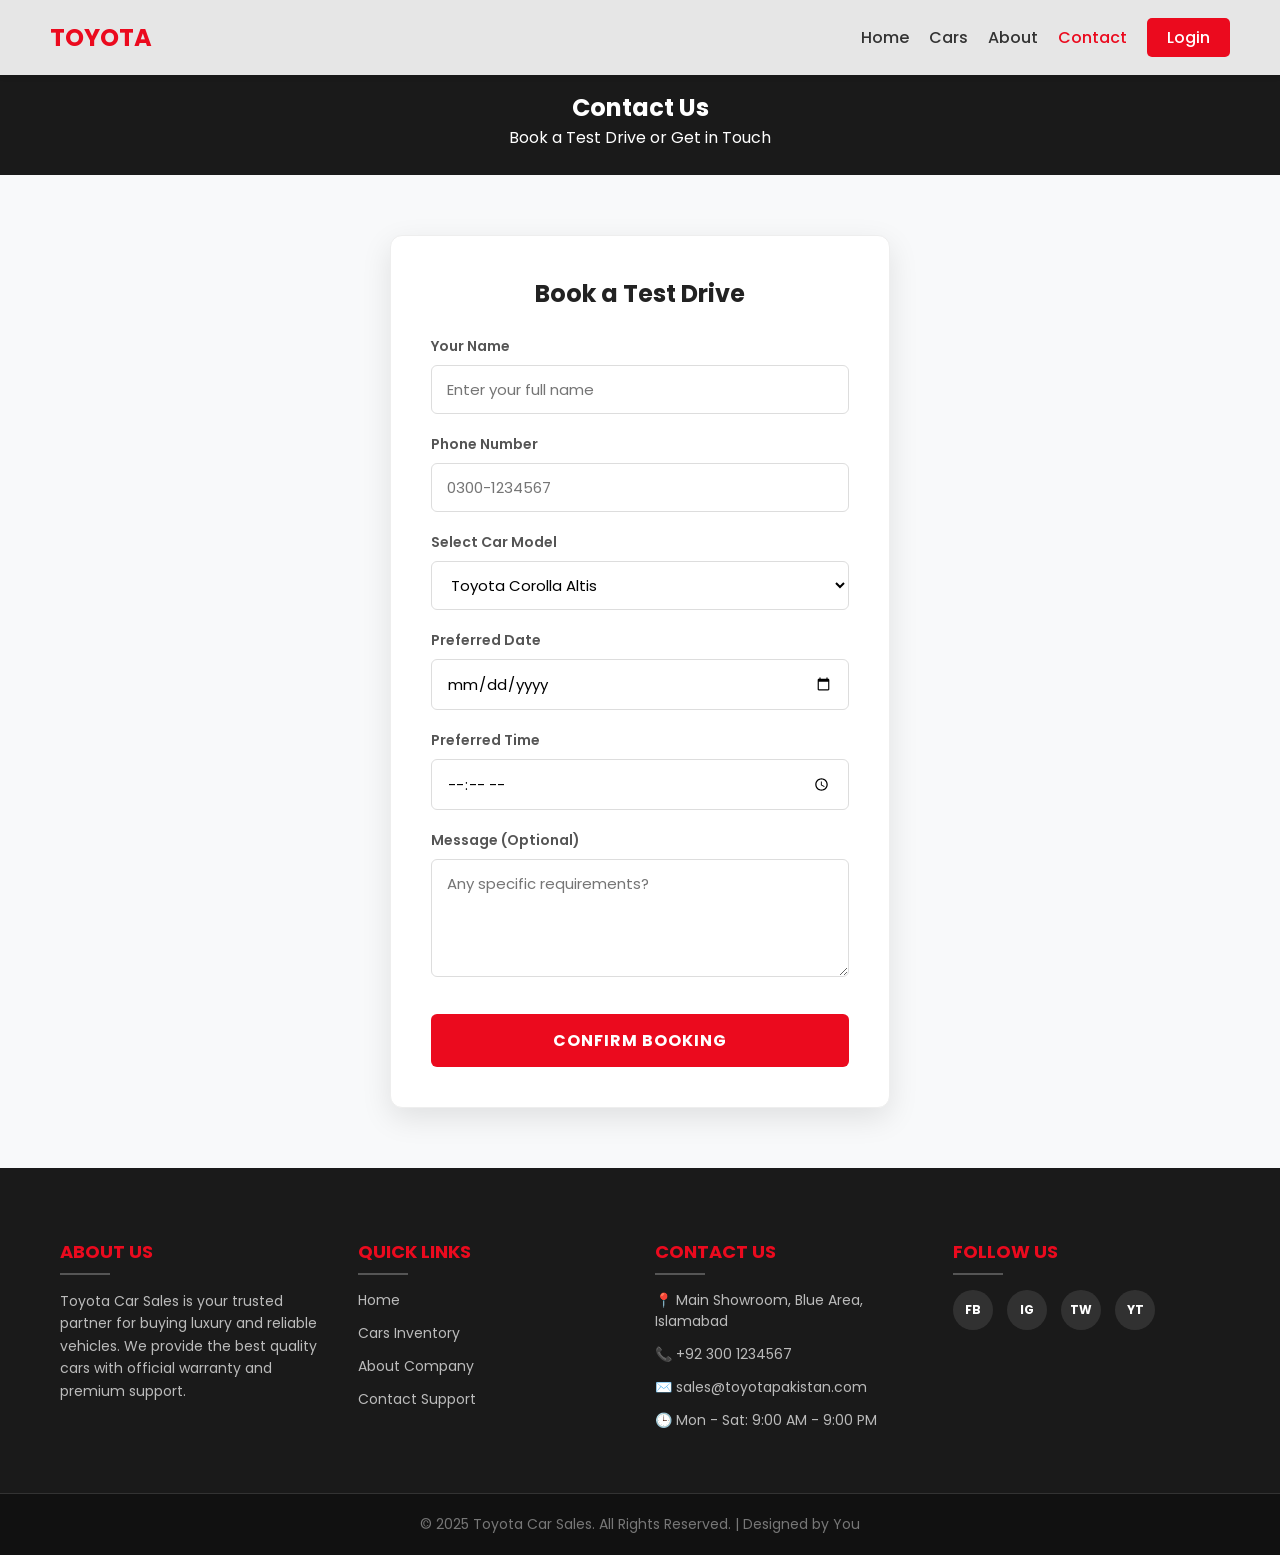
<file: contact.html>
<!DOCTYPE html>
<html lang="en">
<head>
    <meta charset="UTF-8">
    <meta name="viewport" content="width=device-width, initial-scale=1.0">
    <title>Contact & Booking - Toyota Sales</title>
    <link rel="stylesheet" href="style.css">
    <link href="https://fonts.googleapis.com/css2?family=Poppins:wght@300;400;600;700&display=swap" rel="stylesheet">
</head>
<body>

    <header>
        <div class="logo">TOYOTA</div>
        <nav>
            <ul>
                <li><a href="index.html">Home</a></li>
                <li><a href="cars.html">Cars</a></li>
                <li><a href="about.html">About</a></li>
                <li><a href="contact.html" class="active">Contact</a></li>
                <li><a href="login.html" class="btn-contact">Login</a></li>
            </ul>
        </nav>
    </header>

    <section class="page-header">
        <h1>Contact Us</h1>
        <p>Book a Test Drive or Get in Touch</p>
    </section>

    <section class="form-section">
        <div class="form-container">
            <h2>Book a Test Drive</h2>
            
            <form id="bookingForm" onsubmit="submitForm(event)">
                
                <div class="input-group">
                    <label>Your Name</label>
                    <input type="text" id="customer-name" placeholder="Enter your full name" required>
                </div>

                <div class="input-group">
                    <label>Phone Number</label>
                    <input type="tel" id="customer-phone" placeholder="0300-1234567" required>
                </div>

                <div class="input-group">
                    <label>Select Car Model</label>
                    <select class="custom-select" id="car-select">
                        <option>Toyota Corolla Altis</option>
                        <option>Toyota Yaris</option>
                        <option>Toyota Fortuner</option>
                        <option>Toyota Hilux Revo</option>
                        <option>Toyota Land Cruiser</option>
                        <option>Toyota Camry</option>
                        <option>Toyota Prius</option>
                        <option>Toyota Supra</option>
                        <option>Toyota Crown</option>
                    </select>
                </div>

                <div class="input-group">
                    <label>Preferred Date</label>
                    <input type="date" id="booking-date" required>
                </div>

                <div class="input-group">
                    <label>Preferred Time</label>
                    <input type="time" id="booking-time" required>
                </div>

                <div class="input-group">
                    <label>Message (Optional)</label>
                    <textarea rows="4" placeholder="Any specific requirements?"></textarea>
                </div>

                <button type="submit" class="btn-form">Confirm Booking</button>
            </form>
            </div>
    </section>

    <footer class="footer">
        <div class="footer-container">
            <div class="footer-row">
                
                <div class="footer-col">
                    <h3>About Us</h3>
                    <p>Toyota Car Sales is your trusted partner for buying luxury and reliable vehicles. We provide the best quality cars with official warranty and premium support.</p>
                </div>

                <div class="footer-col">
                    <h3>Quick Links</h3>
                    <ul>
                        <li><a href="index.html">Home</a></li>
                        <li><a href="cars.html">Cars Inventory</a></li>
                        <li><a href="about.html">About Company</a></li>
                        <li><a href="contact.html">Contact Support</a></li>
                    </ul>
                </div>

                <div class="footer-col">
                    <h3>Contact Us</h3>
                    <ul>
                        <li>📍 Main Showroom, Blue Area, Islamabad</li>
                        <li>📞 +92 300 1234567</li>
                        <li>✉️ sales@toyotapakistan.com</li>
                        <li>🕒 Mon - Sat: 9:00 AM - 9:00 PM</li>
                    </ul>
                </div>

                <div class="footer-col">
                    <h3>Follow Us</h3>
                    <div class="social-links">
                        <a href="#">FB</a>
                        <a href="#">IG</a>
                        <a href="#">TW</a>
                        <a href="#">YT</a>
                    </div>
                </div>

            </div>
        </div>

        <div class="footer-bottom">
            <p>&copy; 2025 Toyota Car Sales. All Rights Reserved. | Designed by You</p>
        </div>
    </footer>

    <script>
        // 1. Form Submit Hone Par Message Show Karna
        function submitForm(event) {
            event.preventDefault(); // Page reload hone se rokta hai

            // Values uthana HTML inputs se
            var name = document.getElementById("customer-name").value;
            var car = document.getElementById("car-select").value;
            var date = document.getElementById("booking-date").value;
            var time = document.getElementById("booking-time").value;

            // Message banana
            var message = "✅ Booking Request Sent!\n\n" +
                          "👤 Name: " + name + "\n" +
                          "🚗 Car: " + car + "\n" +
                          "📅 Date: " + date + "\n" +
                          "⏰ Time: " + time + "\n\n" +
                          "We will contact you shortly to confirm your slot.";

            // Popup show karna
            alert(message);

            // Form ko wapis khali karna
            document.getElementById("bookingForm").reset();
        }

        // 2. Agar koi Details Page se click kar ke aya hai to Car Auto-Select karna
        window.onload = function() {
            const urlParams = new URLSearchParams(window.location.search);
            const carName = urlParams.get('car'); // URL se car ka naam uthana
            
            if(carName) {
                const selectBox = document.getElementById('car-select');
                // Dropdown me wo car dhoond kar select karna
                for(let i=0; i < selectBox.options.length; i++) {
                    if(selectBox.options[i].text.includes(carName)) {
                        selectBox.selectedIndex = i;
                        break;
                    }
                }
            }
        }
    </script>

</body>
</html>
</file>
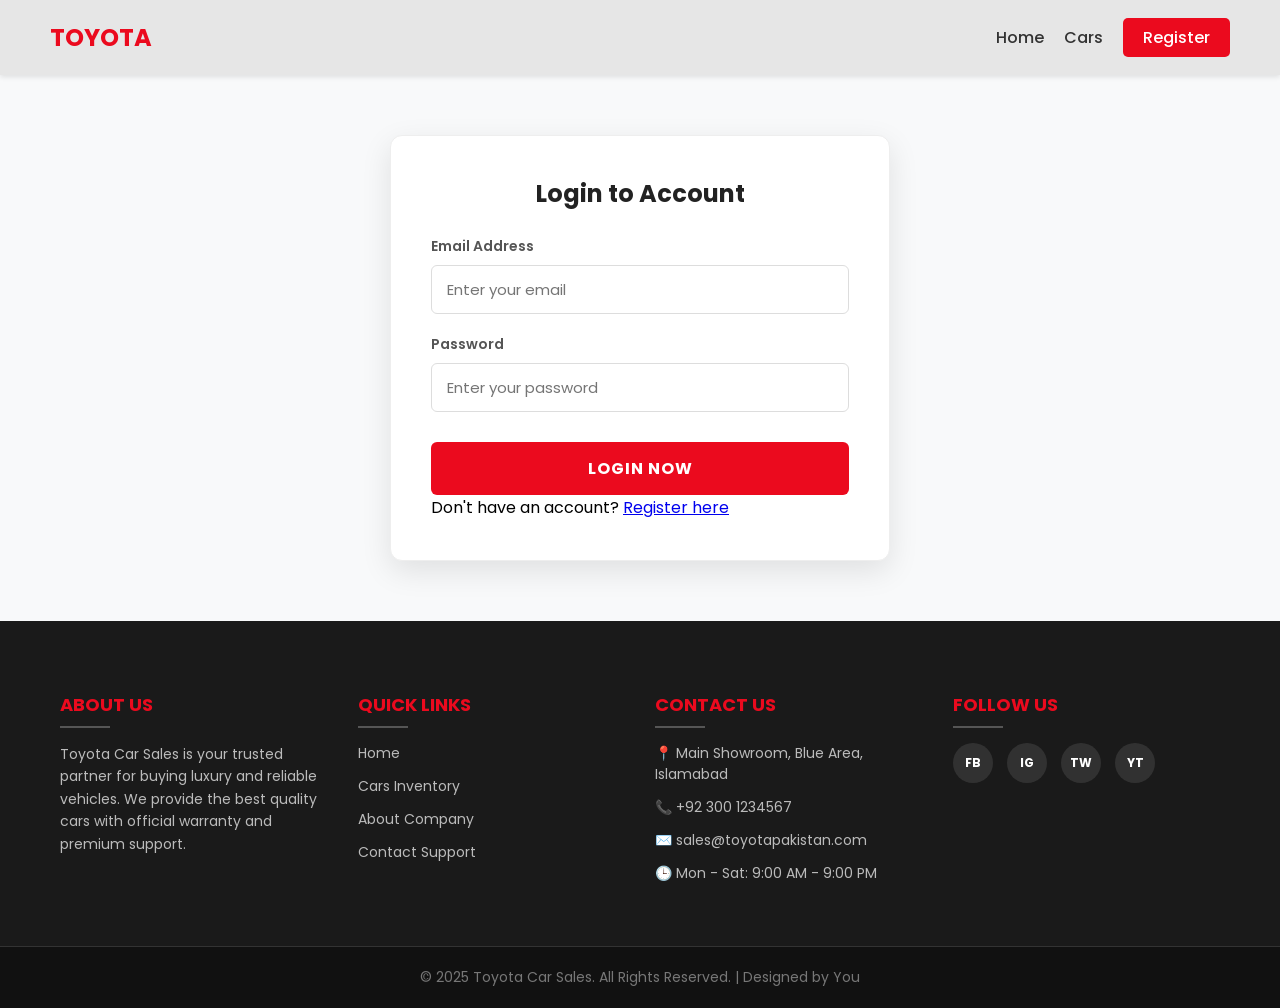
<file: login.html>
<!DOCTYPE html>
<html lang="en">
<head>
    <meta charset="UTF-8">
    <meta name="viewport" content="width=device-width, initial-scale=1.0">
    <title>Login - Toyota Car Sales</title>
    <link rel="stylesheet" href="style.css">
    <link href="https://fonts.googleapis.com/css2?family=Poppins:wght@300;400;600&display=swap" rel="stylesheet">
</head>
<body>

    <header>
        <div class="logo">TOYOTA</div>
        <nav>
            <ul>
                <li><a href="index.html">Home</a></li>
                <li><a href="index.html#cars">Cars</a></li>
                <li><a href="register.html" class="btn-contact">Register</a></li>
            </ul>
        </nav>
    </header>

    <section class="form-section">
        <div class="form-container">
            <h2>Login to Account</h2>
            <form action="#">
                <div class="input-group">
                    <label for="email">Email Address</label>
                    <input type="email" id="email" placeholder="Enter your email" required>
                </div>
                <div class="input-group">
                    <label for="password">Password</label>
                    <input type="password" id="password" placeholder="Enter your password" required>
                </div>
                <button type="submit" class="btn-form">Login Now</button>
            </form>
            <p class="form-footer">Don't have an account? <a href="register.html">Register here</a></p>
        </div>
    </section>

    <footer class="footer">
        <div class="footer-container">
            <div class="footer-row">
                
                <div class="footer-col">
                    <h3>About Us</h3>
                    <p>Toyota Car Sales is your trusted partner for buying luxury and reliable vehicles. We provide the best quality cars with official warranty and premium support.</p>
                </div>

                <div class="footer-col">
                    <h3>Quick Links</h3>
                    <ul>
                        <li><a href="index.html">Home</a></li>
                        <li><a href="cars.html">Cars Inventory</a></li>
                        <li><a href="about.html">About Company</a></li>
                        <li><a href="contact.html">Contact Support</a></li>
                    </ul>
                </div>

                <div class="footer-col">
                    <h3>Contact Us</h3>
                    <ul>
                        <li>📍 Main Showroom, Blue Area, Islamabad</li>
                        <li>📞 +92 300 1234567</li>
                        <li>✉️ sales@toyotapakistan.com</li>
                        <li>🕒 Mon - Sat: 9:00 AM - 9:00 PM</li>
                    </ul>
                </div>

                <div class="footer-col">
                    <h3>Follow Us</h3>
                    <div class="social-links">
                        <a href="#">FB</a>
                        <a href="#">IG</a>
                        <a href="#">TW</a>
                        <a href="#">YT</a>
                    </div>
                </div>

            </div>
        </div>

        <div class="footer-bottom">
            <p>&copy; 2025 Toyota Car Sales. All Rights Reserved. | Designed by You</p>
        </div>
    </footer>

</body>
</html>
</file>
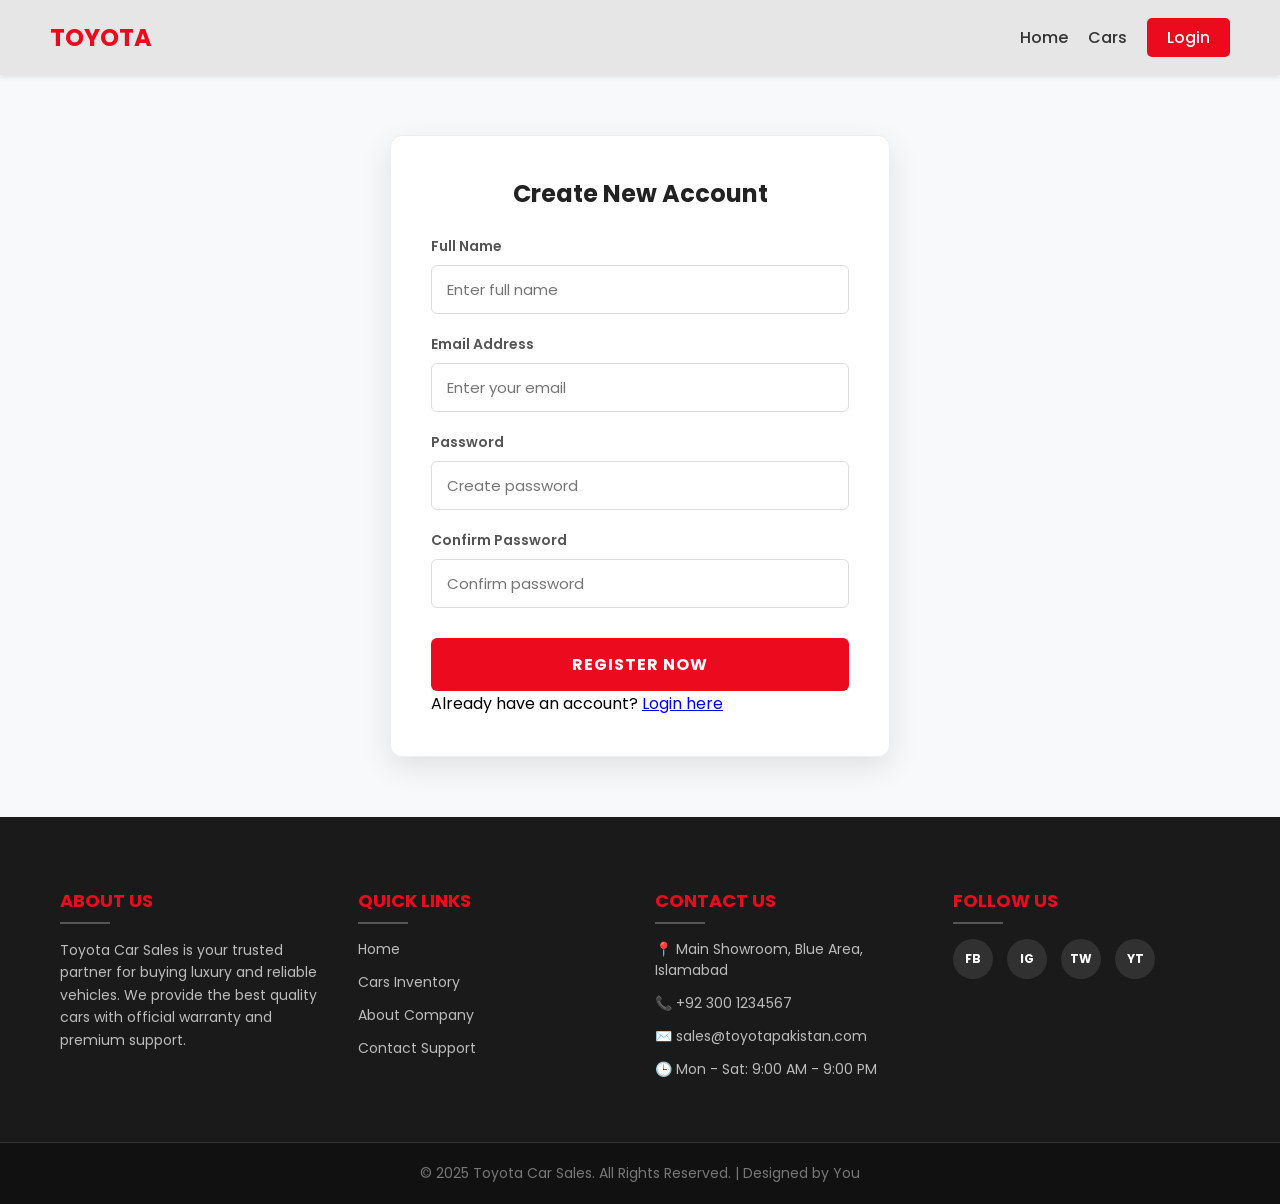
<file: register.html>
<!DOCTYPE html>
<html lang="en">
<head>
    <meta charset="UTF-8">
    <meta name="viewport" content="width=device-width, initial-scale=1.0">
    <title>Register - Toyota Car Sales</title>
    <link rel="stylesheet" href="style.css">
    <link href="https://fonts.googleapis.com/css2?family=Poppins:wght@300;400;600&display=swap" rel="stylesheet">
</head>
<body>

    <header>
        <div class="logo">TOYOTA</div>
        <nav>
            <ul>
                <li><a href="index.html">Home</a></li>
                <li><a href="index.html#cars">Cars</a></li>
                <li><a href="login.html" class="btn-contact">Login</a></li>
            </ul>
        </nav>
    </header>

    <section class="form-section">
        <div class="form-container">
            <h2>Create New Account</h2>
            <form action="#">
                <div class="input-group">
                    <label for="fullname">Full Name</label>
                    <input type="text" id="fullname" placeholder="Enter full name" required>
                </div>
                <div class="input-group">
                    <label for="reg-email">Email Address</label>
                    <input type="email" id="reg-email" placeholder="Enter your email" required>
                </div>
                <div class="input-group">
                    <label for="reg-pass">Password</label>
                    <input type="password" id="reg-pass" placeholder="Create password" required>
                </div>
                <div class="input-group">
                    <label for="confirm-pass">Confirm Password</label>
                    <input type="password" id="confirm-pass" placeholder="Confirm password" required>
                </div>
                <button type="submit" class="btn-form">Register Now</button>
            </form>
            <p class="form-footer">Already have an account? <a href="login.html">Login here</a></p>
        </div>
    </section>

    <footer class="footer">
        <div class="footer-container">
            <div class="footer-row">
                
                <div class="footer-col">
                    <h3>About Us</h3>
                    <p>Toyota Car Sales is your trusted partner for buying luxury and reliable vehicles. We provide the best quality cars with official warranty and premium support.</p>
                </div>

                <div class="footer-col">
                    <h3>Quick Links</h3>
                    <ul>
                        <li><a href="index.html">Home</a></li>
                        <li><a href="cars.html">Cars Inventory</a></li>
                        <li><a href="about.html">About Company</a></li>
                        <li><a href="contact.html">Contact Support</a></li>
                    </ul>
                </div>

                <div class="footer-col">
                    <h3>Contact Us</h3>
                    <ul>
                        <li>📍 Main Showroom, Blue Area, Islamabad</li>
                        <li>📞 +92 300 1234567</li>
                        <li>✉️ sales@toyotapakistan.com</li>
                        <li>🕒 Mon - Sat: 9:00 AM - 9:00 PM</li>
                    </ul>
                </div>

                <div class="footer-col">
                    <h3>Follow Us</h3>
                    <div class="social-links">
                        <a href="#">FB</a>
                        <a href="#">IG</a>
                        <a href="#">TW</a>
                        <a href="#">YT</a>
                    </div>
                </div>

            </div>
        </div>

        <div class="footer-bottom">
            <p>&copy; 2025 Toyota Car Sales. All Rights Reserved. | Designed by You</p>
        </div>
    </footer>

</body>
</html>
</file>
<file: style.css>
/* =============================
   1. GLOBAL RESET & LAYOUT
   ============================= */
   * { margin: 0; 
        padding: 0; 
        box-sizing: border-box; 
        font-family: 'Poppins', sans-serif; 
    }

   body {
       background-color: #bbc4d9;
       display: flex; flex-direction: column; min-height: 100vh;
   }
   /* =============================
   UPGRADE: ABOUT IMAGE DESIGN (3D Style)
   ============================= */
.about-image {
    flex: 1;
    position: relative; /* Zaroori hai taake peeche design aa sake */
    margin: 20px; /* Thodi jagah di taake design na kate */
}

/* Main Image Styling */
.about-image img {
    width: 100%;
    border-radius: 15px; /* Corners gol kiye */
    box-shadow: 0 20px 50px rgba(0,0,0,0.15); /* Deep shadow */
    transition: transform 0.4s ease, box-shadow 0.4s ease;
    position: relative;
    z-index: 2; /* Image ko sab se upar rakha */
    border: 5px solid white; /* Safed border clean look ke liye */
}

/* Hover Effect: Image Upar Uthegi */
.about-image:hover img {
    transform: translateY(-10px) scale(1.02); /* Thoda upar aur zoom */
    box-shadow: 0 30px 60px rgba(235, 10, 30, 0.25); /* Red Glow Shadow */
}

/* Decorative Red Box (Peeche wala solid box) */
.about-image::before {
    content: '';
    position: absolute;
    top: -15px;
    left: -15px;
    width: 60%; /* Adhi image ke peeche */
    height: 60%;
    background: #EB0A1E; /* Toyota Red */
    border-radius: 15px;
    z-index: 1; /* Image ke peeche */
    transition: all 0.4s ease;
}

/* Decorative Outline Box (Neeche wala border) */
.about-image::after {
    content: '';
    position: absolute;
    bottom: -15px;
    right: -15px;
    width: 60%;
    height: 60%;
    border: 3px solid #EB0A1E; /* Sirf border */
    border-radius: 15px;
    z-index: 1;
    transition: all 0.4s ease;
}

/* Hover par Design Move Karega */
.about-image:hover::before {
    top: -25px;
    left: -25px;
}

.about-image:hover::after {
    bottom: -25px;
    right: -25px;
}
   
   /* =============================
      2. HEADER & NAVIGATION
      ============================= */
   header {
       background: #e6e6e6; display: flex; justify-content: space-between; align-items: center;
       padding: 20px 50px; box-shadow: 0 2px 5px rgba(0,0,0,0.1); position: sticky; top: 0; z-index: 100;
   }
   .logo { font-size: 24px; font-weight: bold; color: #EB0A1E; }
   nav ul { list-style: none; display: flex; gap: 20px; }
   nav a { text-decoration: none; color: #333; font-weight: 500; transition: 0.3s; }
   nav a:hover, nav a.active { color: #EB0A1E; }
   .btn-contact { background: #EB0A1E; color: white !important; padding: 8px 20px; border-radius: 5px; }
   
   /* =============================
   3. HERO SECTION (ZOOM FIX)
   ============================= */
.hero {
    width: 100%;
    height: 65vh; /* Height kam ki hai (Pehle 80vh thi) taake video kam zoom ho */
    position: relative;
    display: flex;
    align-items: center;
    justify-content: center;
    overflow: hidden;
}

/* Video ko bilkul Center karne ka code */
.back-video {
    position: absolute;
    top: 50%;
    left: 50%;
    transform: translate(-50%, -55%); /* Ye line video ko center main rakhti hai */
    min-width: 100%;
    min-height: 100%;
    width: auto;
    height: auto;
    z-index: -1;
    object-fit: cover;
}

/* Dark Layer */
.overlay {
    position: absolute;
    top: 0; left: 0; width: 100%; height: 100%;
    background: rgba(0, 0, 0, 0.4);
    z-index: 0;
}

/* Text Styling */
.hero-text {
    text-align: center;
    color: white;
    z-index: 1;
    position: relative;
    width: 80%;
}

.hero-text h1 { 
    font-size: 48px; 
    margin-bottom: 10px; 
    text-transform: uppercase; 
    letter-spacing: 1px;
    text-shadow: 2px 2px 8px rgba(0,0,0,0.7);
}

.hero-text p {
    font-size: 18px;
    margin-bottom: 20px;
    text-shadow: 1px 1px 5px rgba(0,0,0,0.7);
}

.btn-main { 
    display: inline-block; 
    margin-top: 10px; 
    padding: 12px 30px; 
    background: #EB0A1E; 
    color: white; 
    text-decoration: none; 
    border-radius: 5px; 
    font-weight: bold; 
    transition: 0.3s;
}
.btn-main:hover { background: #c9081a; transform: scale(1.05); }

/* Mobile Responsive */
@media (max-width: 768px) {
    .hero { height: 50vh; }
    .hero-text h1 { font-size: 32px; }
    .hero-text p { font-size: 14px; }
}
   
   /* =============================
      4. HOME PAGE SLIDER
      ============================= */
   .slider-section { padding: 50px 20px; text-align: center; max-width: 1000px; margin: 0 auto; }
   .section-title { margin-bottom: 30px; font-size: 32px; color: #333; }
   
   .slider-container {
       width: 100%; max-width: 800px; margin: 0 auto; overflow: hidden;
       border-radius: 15px; box-shadow: 0 10px 30px rgba(0,0,0,0.15); background: white; position: relative;
   }
   
   .slider-track { display: flex; transition: transform 0.5s ease-in-out; }
   .slide { min-width: 100%; position: relative; display: flex; flex-direction: column; }
   .slide img { width: 100%; height: 400px; object-fit: cover; display: block; }
   .slide-content { padding: 30px; background: white; text-align: left; }
   .slide-content h3 { font-size: 28px; color: #EB0A1E; margin-bottom: 10px; }
   .slide-content p { color: #555; margin-bottom: 20px; }
   .slide-content button { background: #222; color: white; border: none; padding: 10px 25px; cursor: pointer; border-radius: 5px; }
   .slide-content button:hover { background: #EB0A1E; }
   
   .arrow-btn {
       position: absolute; top: 40%; transform: translateY(-50%); background-color: rgba(0, 0, 0, 0.5);
       color: white; border: none; width: 40px; height: 40px; cursor: pointer; font-size: 20px; border-radius: 50%;
       z-index: 10; transition: 0.3s; display: flex; align-items: center; justify-content: center;
   }
   .arrow-btn:hover { background-color: #EB0A1E; }
   .prev-btn { left: 15px; }
   .next-btn { right: 15px; }
   
   /* =============================
      5. CARS PAGE LIST (Big 80% Layout)
      ============================= */
   .container { max-width: 80%; margin: 0 auto; padding: 50px 0; }
   .car-grid { display: grid; grid-template-columns: 1fr; gap: 80px; }
   .car-card { background: white; border-radius: 20px; overflow: hidden; box-shadow: 0 15px 40px rgba(0,0,0,0.1); border: 1px solid #e0e0e0; }
   .car-card:hover { transform: translateY(-5px); }
   .car-image-box { width: 100%; height: 500px; position: relative; }
   .car-image-box img { width: 100%; height: 100%; object-fit: cover; transition: transform 0.5s ease; }
   .car-card:hover .car-image-box img { transform: scale(1.05); }
   .badge { position: absolute; top: 20px; left: 20px; background: #EB0A1E; color: white; padding: 8px 15px; border-radius: 30px; font-weight: bold; z-index: 2; }
   .card-info { padding: 40px; text-align: center; }
   .card-info h3 { font-size: 32px; font-weight: 800; margin-bottom: 10px; }
   .car-specs { display: flex; justify-content: center; gap: 40px; padding: 15px 0; margin-bottom: 30px; color: #555; font-size: 16px; border-top: 1px solid #eee; border-bottom: 1px solid #eee; }
   .btn-details { background: #222; color: white; border: none; padding: 15px 40px; border-radius: 8px; font-size: 18px; cursor: pointer; transition: 0.3s; width: 50%; }
   .btn-details:hover { background: #EB0A1E; }
   
   /* =============================
      6. DETAILS PAGE (Fixed & Improved)
      ============================= */
   .details-container {
       max-width: 1200px; margin: 50px auto; padding: 0 20px 50px 20px;
       display: grid; grid-template-columns: 1.2fr 1fr; gap: 50px;
   }
   .main-image img { width: 100%; height: 400px; object-fit: cover; border-radius: 10px; box-shadow: 0 5px 15px rgba(0,0,0,0.1); }
   
   /* Thumbnails */
   .thumbnail-row { display: flex; gap: 10px; margin-top: 15px; }
   .thumbnail-row img {
       width: 80px; height: 60px; object-fit: cover; border-radius: 5px;
       cursor: pointer; opacity: 0.6; transition: 0.3s; border: 2px solid transparent;
   }
   .thumbnail-row img:hover, .thumbnail-row img.active-thumb {
       opacity: 1; border-color: #EB0A1E;
   }
   
   .details-price { font-size: 28px; color: #EB0A1E; font-weight: 700; margin-bottom: 20px; }
   .specs-table { background: #f9f9f9; padding: 20px; border-radius: 10px; margin-bottom: 30px; }
   .specs-table table { width: 100%; }
   .specs-table td { padding: 10px 0; border-bottom: 1px solid #ddd; }
   .action-buttons { display: flex; gap: 15px; }
   .btn-buy { flex: 1; background: #EB0A1E; color: white; text-align: center; padding: 15px; text-decoration: none; font-weight: bold; border-radius: 5px; }
   .btn-whatsapp { flex: 1; background: #25D366; color: white; text-align: center; padding: 15px; text-decoration: none; font-weight: bold; border-radius: 5px; }
   

   /* =============================
   PROFESSIONAL FOOTER STYLING
   ============================= */
footer {
    background-color: #1a1a1a; /* Dark Black/Grey Theme */
    color: #fff;
    padding: 70px 0 0;
    margin-top: auto;
    font-size: 14px;
}

.footer-container {
    max-width: 1200px;
    margin: auto;
    padding: 0 20px;
}

/* Grid Layout for Columns */
.footer-row {
    display: flex;
    flex-wrap: wrap;
    justify-content: space-between;
    gap: 30px;
}

/* Column Styling */
.footer-col {
    width: 23%; /* 4 Columns barabar */
    min-width: 250px;
}

.footer-col h3 {
    font-size: 18px;
    color: #EB0A1E; /* Toyota Red */
    text-transform: uppercase;
    margin-bottom: 25px;
    font-weight: 700;
    position: relative;
}

/* Heading ke neeche choti si line */
.footer-col h3::before {
    content: '';
    position: absolute;
    left: 0;
    bottom: -10px;
    background-color: #555;
    height: 2px;
    width: 50px;
}

.footer-col p {
    line-height: 1.6;
    color: #bbb;
}

/* List Styling (Links & Contact) */
.footer-col ul {
    list-style: none;
}

.footer-col ul li {
    margin-bottom: 12px;
    color: #bbb;
}

.footer-col ul li a {
    color: #bbb;
    text-decoration: none;
    transition: 0.3s;
    display: block;
}

.footer-col ul li a:hover {
    color: #EB0A1E;
    padding-left: 8px; /* Link thoda agay move karega hover par */
}

/* Social Buttons (Gol Dairay) */
.social-links a {
    display: inline-block;
    height: 40px;
    width: 40px;
    background-color: rgba(255,255,255,0.1);
    margin-right: 10px;
    text-align: center;
    line-height: 40px;
    border-radius: 50%; /* Gol Circle */
    color: white;
    transition: 0.3s;
    text-decoration: none;
    font-weight: bold;
    font-size: 12px;
}

.social-links a:hover {
    background-color: #EB0A1E;
    transform: translateY(-3px);
}

/* Bottom Copyright Bar */
.footer-bottom {
    background-color: #111;
    padding: 20px;
    text-align: center;
    margin-top: 50px;
    color: #777;
    border-top: 1px solid #333;
}

/* Mobile Responsive (Mobile pe stack ho jayega) */
@media (max-width: 768px) {
    .footer-col {
        width: 100%;
        margin-bottom: 30px;
        text-align: center;
    }
    
    .footer-col h3::before {
        left: 50%;
        transform: translateX(-50%); /* Heading line center mein */
    }
}
   
   /* Responsive */
   @media (max-width: 768px) {
       .container { max-width: 95%; }
       .details-container { grid-template-columns: 1fr; }
       .car-image-box { height: 300px; }
       .slide img { height: 250px; }
   }
   
   /* =============================
      7. CONTACT FORM STYLING
      ============================= */
   .form-section { 
       padding: 60px 20px; 
       flex: 1; display: flex; justify-content: center; align-items: center; 
       background-color: #f8f9fa;
   }
   
   .form-container { 
       background: white; padding: 40px; border-radius: 12px; width: 100%; max-width: 500px; 
       box-shadow: 0 10px 30px rgba(0,0,0,0.1); border: 1px solid #eee;
   }
   
   .form-container h2 {
       text-align: center; margin-bottom: 25px; color: #222; font-size: 24px; font-weight: 700;
   }
   
   .input-group { margin-bottom: 20px; text-align: left; }
   
   .input-group label {
       display: block; margin-bottom: 8px; font-weight: 600; color: #555; font-size: 14px;
   }
   
   .input-group input, 
   .input-group select, 
   .input-group textarea { 
       width: 100%; padding: 12px 15px; border: 1px solid #ddd; border-radius: 6px; 
       font-size: 15px; background-color: #fff; font-family: 'Poppins', sans-serif; transition: 0.3s;
   }
   
   .input-group input:focus, 
   .input-group select:focus, 
   .input-group textarea:focus {
       border-color: #EB0A1E; outline: none; box-shadow: 0 0 5px rgba(235, 10, 30, 0.2);
   }
   
   .input-group textarea { resize: vertical; min-height: 100px; }
   
   .btn-form { 
       width: 100%; padding: 14px; background: #EB0A1E; color: white; border: none; 
       border-radius: 6px; font-size: 16px; font-weight: 700; cursor: pointer; 
       transition: 0.3s; margin-top: 10px; text-transform: uppercase; letter-spacing: 1px;
   }
   
   .btn-form:hover { background: #c9081a; transform: translateY(-2px); }

   .page-header{
        background-color: #1a1a1a; /* Dark Black/Grey Theme */
        color: #fff;
        height: 100px;
        text-align: center;
        padding-top: 15px;

   }
</file>
